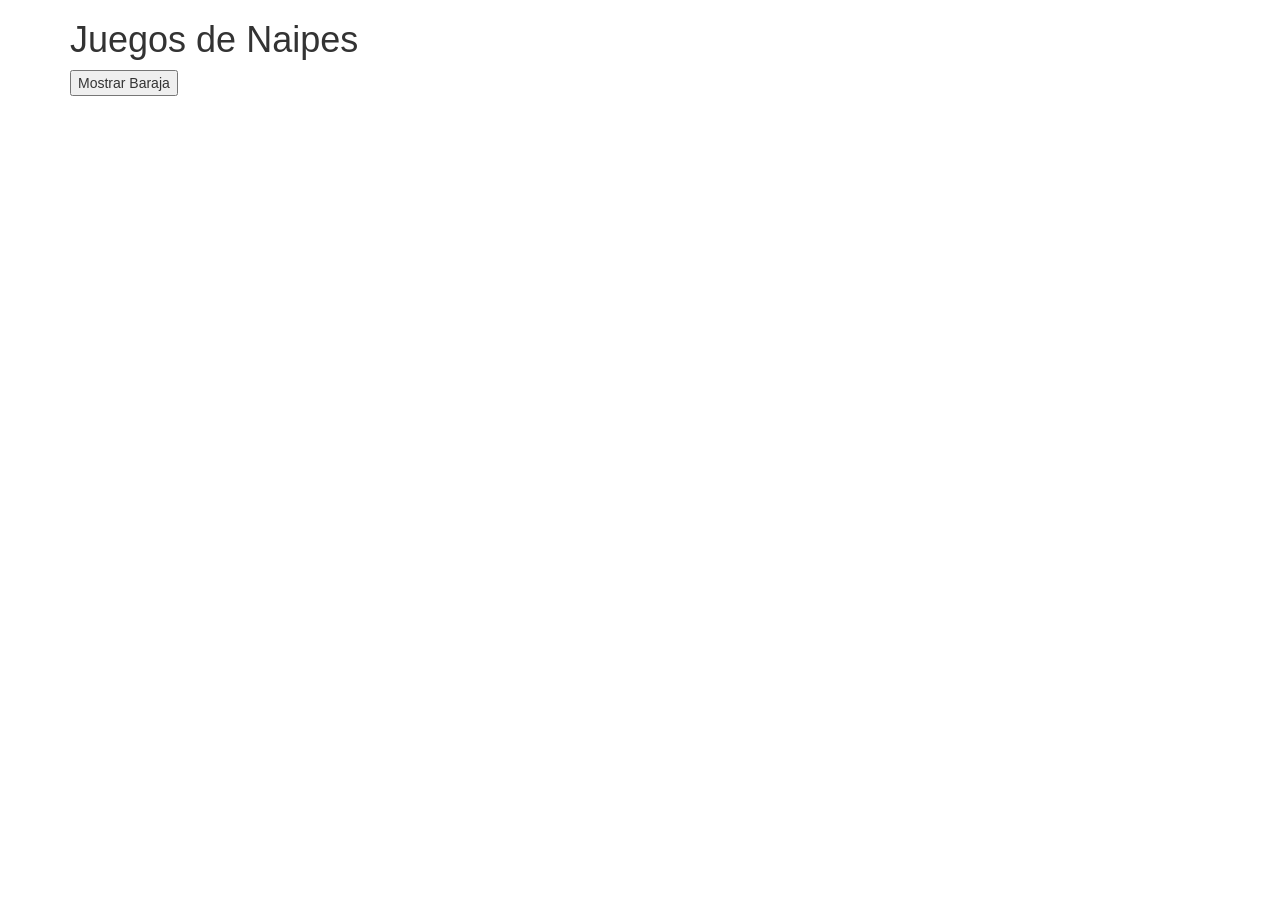
<file: index.html>
<!DOCTYPE html>
<html>
<head>
<meta charset="utf-8">
<meta http-equiv="X-UA-Compatible" content="IE=edge">
<meta name="viewport" content="width=device-width, initial-scale=1">
<meta name="description" content="">
<meta name="author" content="">

<title>New HMTL document by NewJect</title>
    <link href="https://maxcdn.bootstrapcdn.com/bootstrap/3.3.7/css/bootstrap.min.css" rel="stylesheet" integrity="sha384-BVYiiSIFeK1dGmJRAkycuHAHRg32OmUcww7on3RYdg4Va+PmSTsz/K68vbdEjh4u" crossorigin="anonymous">
   <link rel='stylesheet'href='style.css'>

</head>
<body>
    <div class='container'>
    <h1>Juegos de Naipes</h1>
<button onclick='mostrarCartas()'> Mostrar Baraja</button>
    
  <div id='tapete' class='tapete'>
        
    </div>
   <script src='baraja.js'></script>
    <script src='mostrarBaraja.js'></script> 
<!--<script src='carta-al-azar.js'></script>-->
        </div>
</body>
</html>
</file>
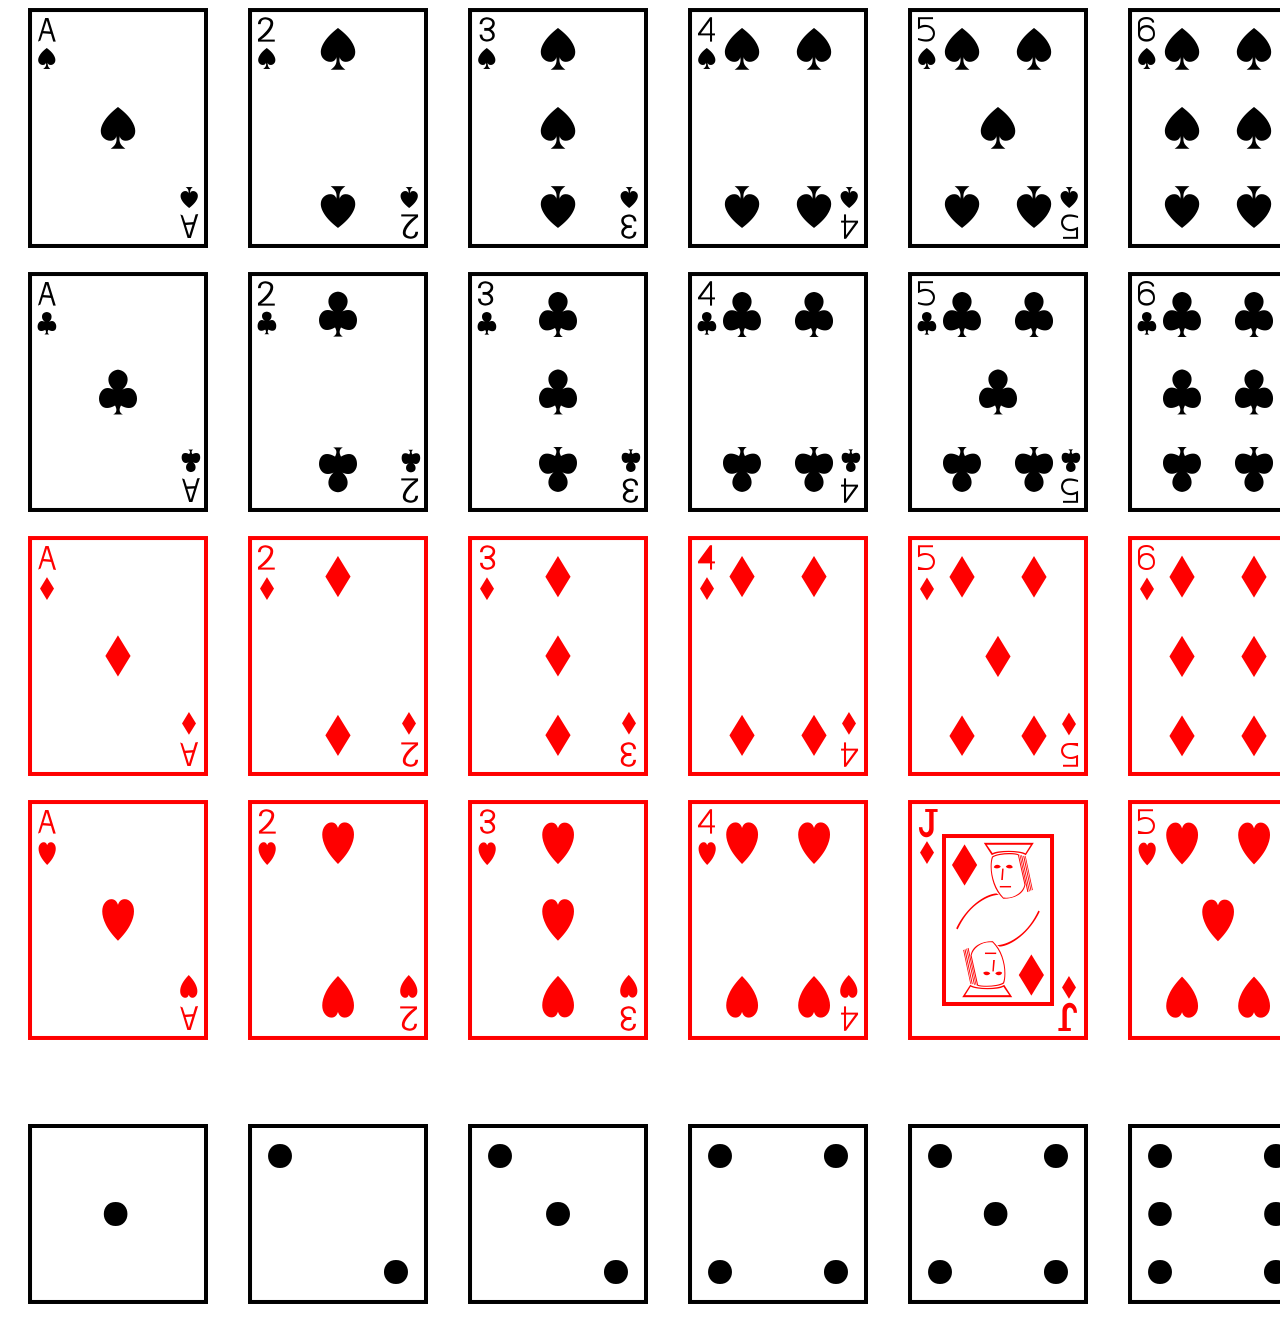
<file: cartas/cartas/index.html>
<!DOCTYPE html>
<html>
<head>
<meta charset="utf-8">
<meta http-equiv="X-UA-Compatible" content="IE=edge">
<meta name="viewport" content="width=device-width, initial-scale=1">
<meta name="description" content="">
<meta name="author" content="">

<title>New HMTL document by NewJect</title>
<link rel='stylesheet' href ='fuentesPoker.css'>
</head>
<body>

<div class='poker'>
	<div class='picas'>
		abcdefghijklm
	</div>
	<div class='treboles'>
		nopqrstuvwxyz
	</div>
	<div class='diamantes'>
		ABCDEFGHIJKLM
	</div>
	<div class='corazones'>
		NOPQKRSTUVWYZ
	</div>
	<div class='otros'>
		123456?
		
	</div>

</div>

</body>
</html>
</file>
<file: style.css>
@font-face {
    font-family: 'playing_cardsregular';
    src: url('fonts/cards-webfont.woff2') format('woff2'),
         url('fonts/cards-webfont.woff') format('woff');
    font-weight: normal;
    font-style: normal;

}
.fuente{
  font-family: 'playing_cardsregular';  
    font-size:8em;
}

.tapete{
        width:80%;
        margin:0 auto;
        background-color:darkgreen;
        display:flex;
        flex-direction:row;
        flex-wrap:  wrap;
        justify-content:center;
    }
    .carta{
   padding-top:1em;
        border:solid 1px #333;
        border-radius:16px;
        background-color:whitesmoke;
        margin:1em 0.5em;
        font-size:1em;
        color:black;
        position:relative;
    }
.corazones, .diamantes{
    color:red;
}
</file>
<file: cartas/cartas/fuentesPoker.css>
/*http://www.dafont.com/es/playing-cards.font*/



/* Generated by Font Squirrel (https://www.fontsquirrel.com) on March 15, 2017 */



@font-face {
    font-family: 'playing_cardsregular';
    src: url('cards-webfont.woff2') format('woff2'),
         url('cards-webfont.woff') format('woff');
    font-weight: normal;
    font-style: normal;

}
.poker{

	font-family: 'playing_cardsregular';
	font-size: 200px;
	
}
.corazones, .diamantes{
	color:red;
}
.treboles, .picas{
	color:black;
}
</file>
